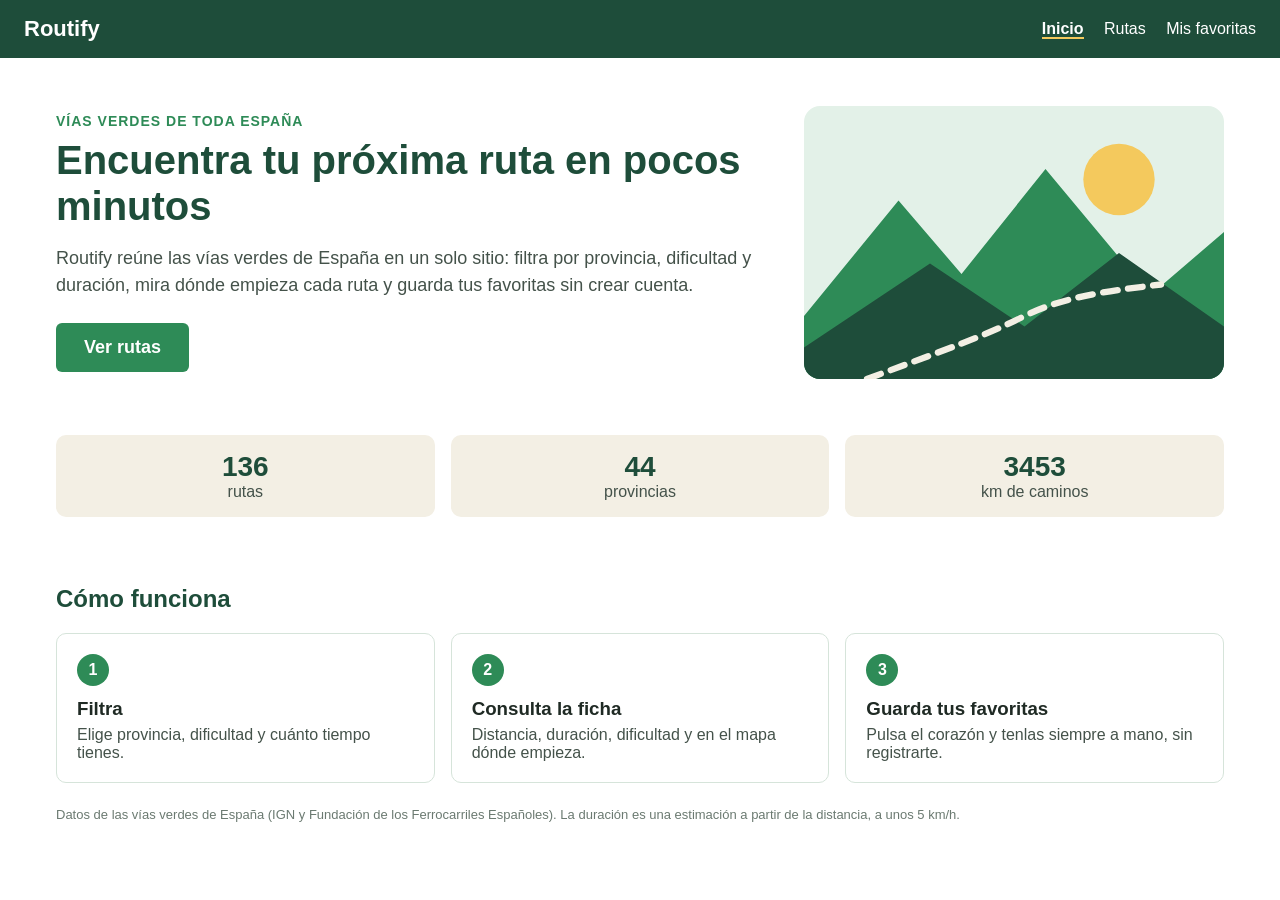
<file: index.html>
<!DOCTYPE html>
<html lang="es">
<head>
  <meta charset="UTF-8">
  <meta name="viewport" content="width=device-width, initial-scale=1.0">
  <title>Routify · Inicio</title>
  <meta name="description" content="Routify: encuentra vías verdes y rutas a pie por toda España filtrando por provincia, dificultad y duración.">
  <link rel="stylesheet" href="css/styles.css">
</head>
<body>
  <header class="cabecera">
    <a href="index.html" class="logo">Routify</a>
    <nav>
      <a href="index.html" class="activo">Inicio</a>
      <a href="rutas.html">Rutas</a>
      <a href="favoritos.html">Mis favoritas</a>
    </nav>
  </header>

  <main>
    <!-- Portada: qué es Routify + botón "Ver rutas" (historia de la página de inicio) -->
    <section class="portada">
      <div class="portada-texto">
        <p class="portada-etiqueta">Vías verdes de toda España</p>
        <h1>Encuentra tu próxima ruta en pocos minutos</h1>
        <p class="portada-frase">
          Routify reúne las vías verdes de España en un solo sitio:
          filtra por provincia, dificultad y duración, mira dónde empieza cada ruta
          y guarda tus favoritas sin crear cuenta.
        </p>
        <a href="rutas.html" class="boton boton-grande">Ver rutas</a>
      </div>

      <!-- Dibujo decorativo: montañas y camino -->
      <svg class="portada-dibujo" viewBox="0 0 400 260" aria-hidden="true">
        <circle cx="300" cy="70" r="34" fill="#f4c95d"/>
        <path d="M0 200 L90 90 L150 160 L230 60 L330 180 L400 120 L400 260 L0 260 Z" fill="#2e8b57"/>
        <path d="M0 230 L120 150 L210 210 L300 140 L400 210 L400 260 L0 260 Z" fill="#1e4d3a"/>
        <path d="M60 260 C140 230 170 220 210 200 S300 175 340 170" fill="none" stroke="#f3efe4" stroke-width="6" stroke-dasharray="14 10" stroke-linecap="round"/>
      </svg>
    </section>

    <!-- Datos rápidos: se rellenan desde data/rutas.js en js/app.js -->
    <section class="portada-cifras contenido" aria-label="Routify en cifras">
      <div class="cifra"><strong id="cifra-rutas">136</strong><span>rutas</span></div>
      <div class="cifra"><strong id="cifra-provincias">—</strong><span>provincias</span></div>
      <div class="cifra"><strong id="cifra-km">—</strong><span>km de caminos</span></div>
    </section>

    <!-- Cómo funciona -->
    <section class="contenido">
      <h2 class="titulo-seccion">Cómo funciona</h2>
      <div class="pasos">
        <article class="paso">
          <span class="paso-numero">1</span>
          <h3>Filtra</h3>
          <p>Elige provincia, dificultad y cuánto tiempo tienes.</p>
        </article>
        <article class="paso">
          <span class="paso-numero">2</span>
          <h3>Consulta la ficha</h3>
          <p>Distancia, duración, dificultad y en el mapa dónde empieza.</p>
        </article>
        <article class="paso">
          <span class="paso-numero">3</span>
          <h3>Guarda tus favoritas</h3>
          <p>Pulsa el corazón y tenlas siempre a mano, sin registrarte.</p>
        </article>
      </div>

      <p class="nota">
        Datos de las vías verdes de España (IGN y Fundación de los Ferrocarriles Españoles).
        La duración es una estimación a partir de la distancia, a unos 5 km/h.
      </p>
    </section>
  </main>

  <!-- Datos de las rutas: tiene que ir ANTES de app.js -->
  <script src="data/rutas.js"></script>
  <script src="js/app.js"></script>
</body>
</html>
</file>
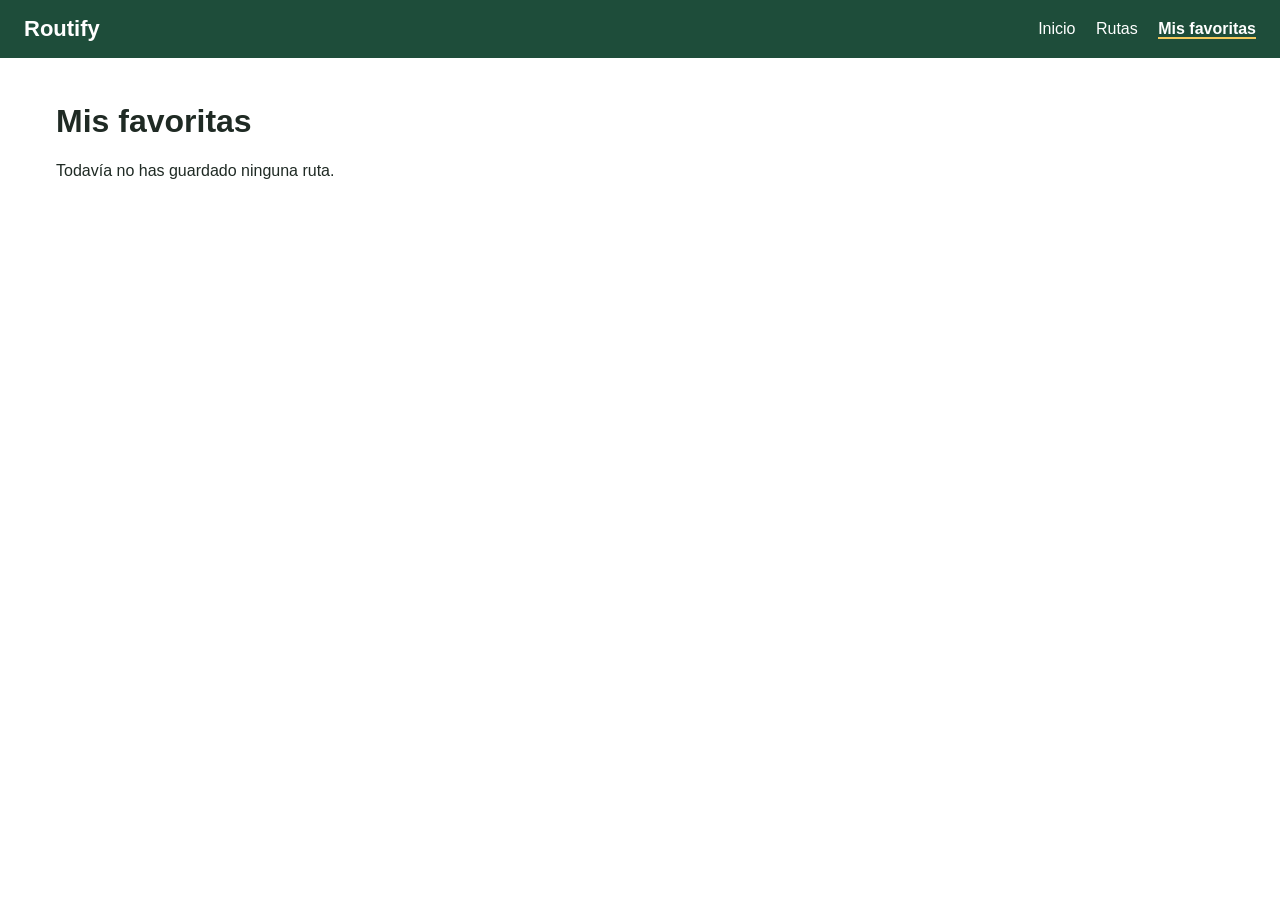
<file: favoritos.html>
<!DOCTYPE html>
<html lang="es">
<head>
  <meta charset="UTF-8">
  <meta name="viewport" content="width=device-width, initial-scale=1.0">
  <title>Routify · Mis favoritas</title>
  <link rel="stylesheet" href="css/styles.css">
</head>
<body>
  <header class="cabecera">
    <a href="index.html" class="logo">Routify</a>
    <nav>
      <a href="index.html">Inicio</a>
      <a href="rutas.html">Rutas</a>
      <a href="favoritos.html" class="activo">Mis favoritas</a>
    </nav>
  </header>

  <main class="contenido">
    <h1>Mis favoritas</h1>

    <!-- Aquí se mostrarán las rutas guardadas (historia de favoritos) -->
      <section id="listado-favoritas">
    <p>Cargando tus rutas favoritas...</p>
  </section>
  </main>

    <script src="data/rutas.js"></script>
  <script src="js/app.js"></script>
</body>
</html>
</file>
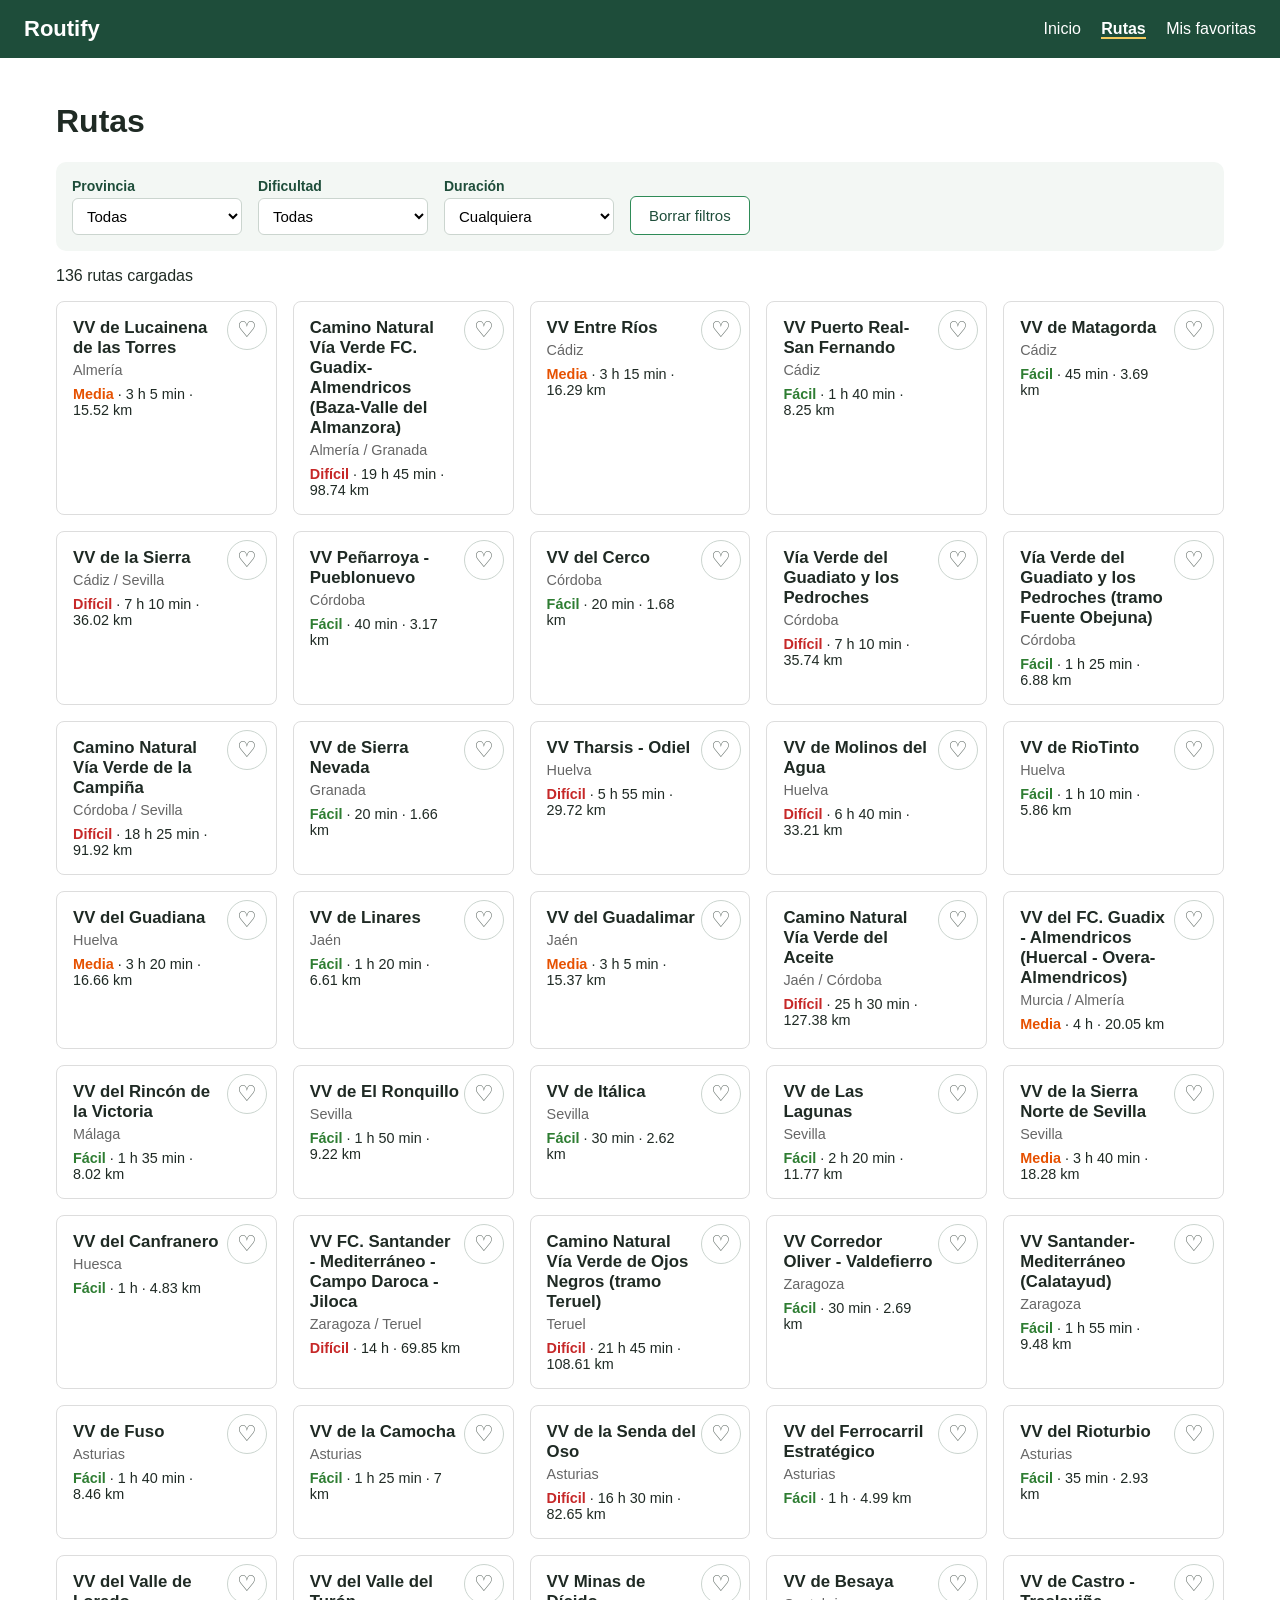
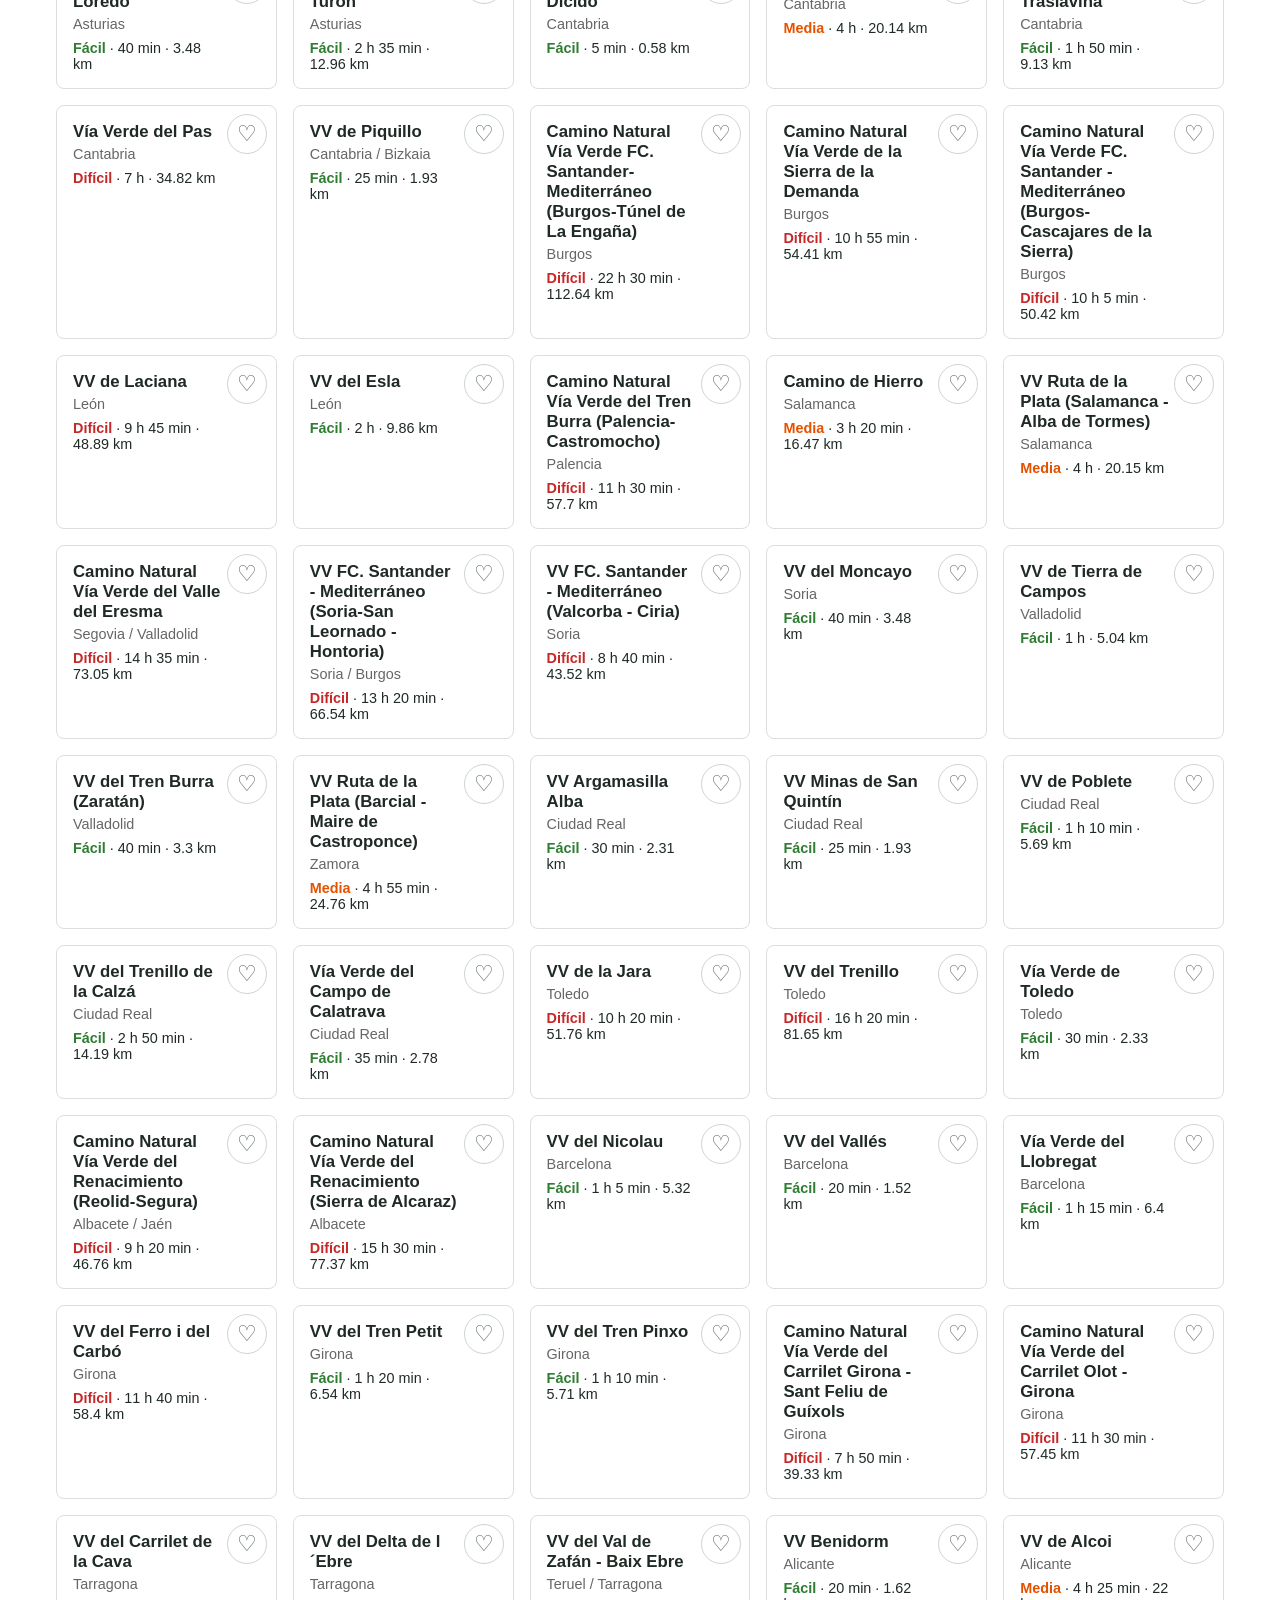
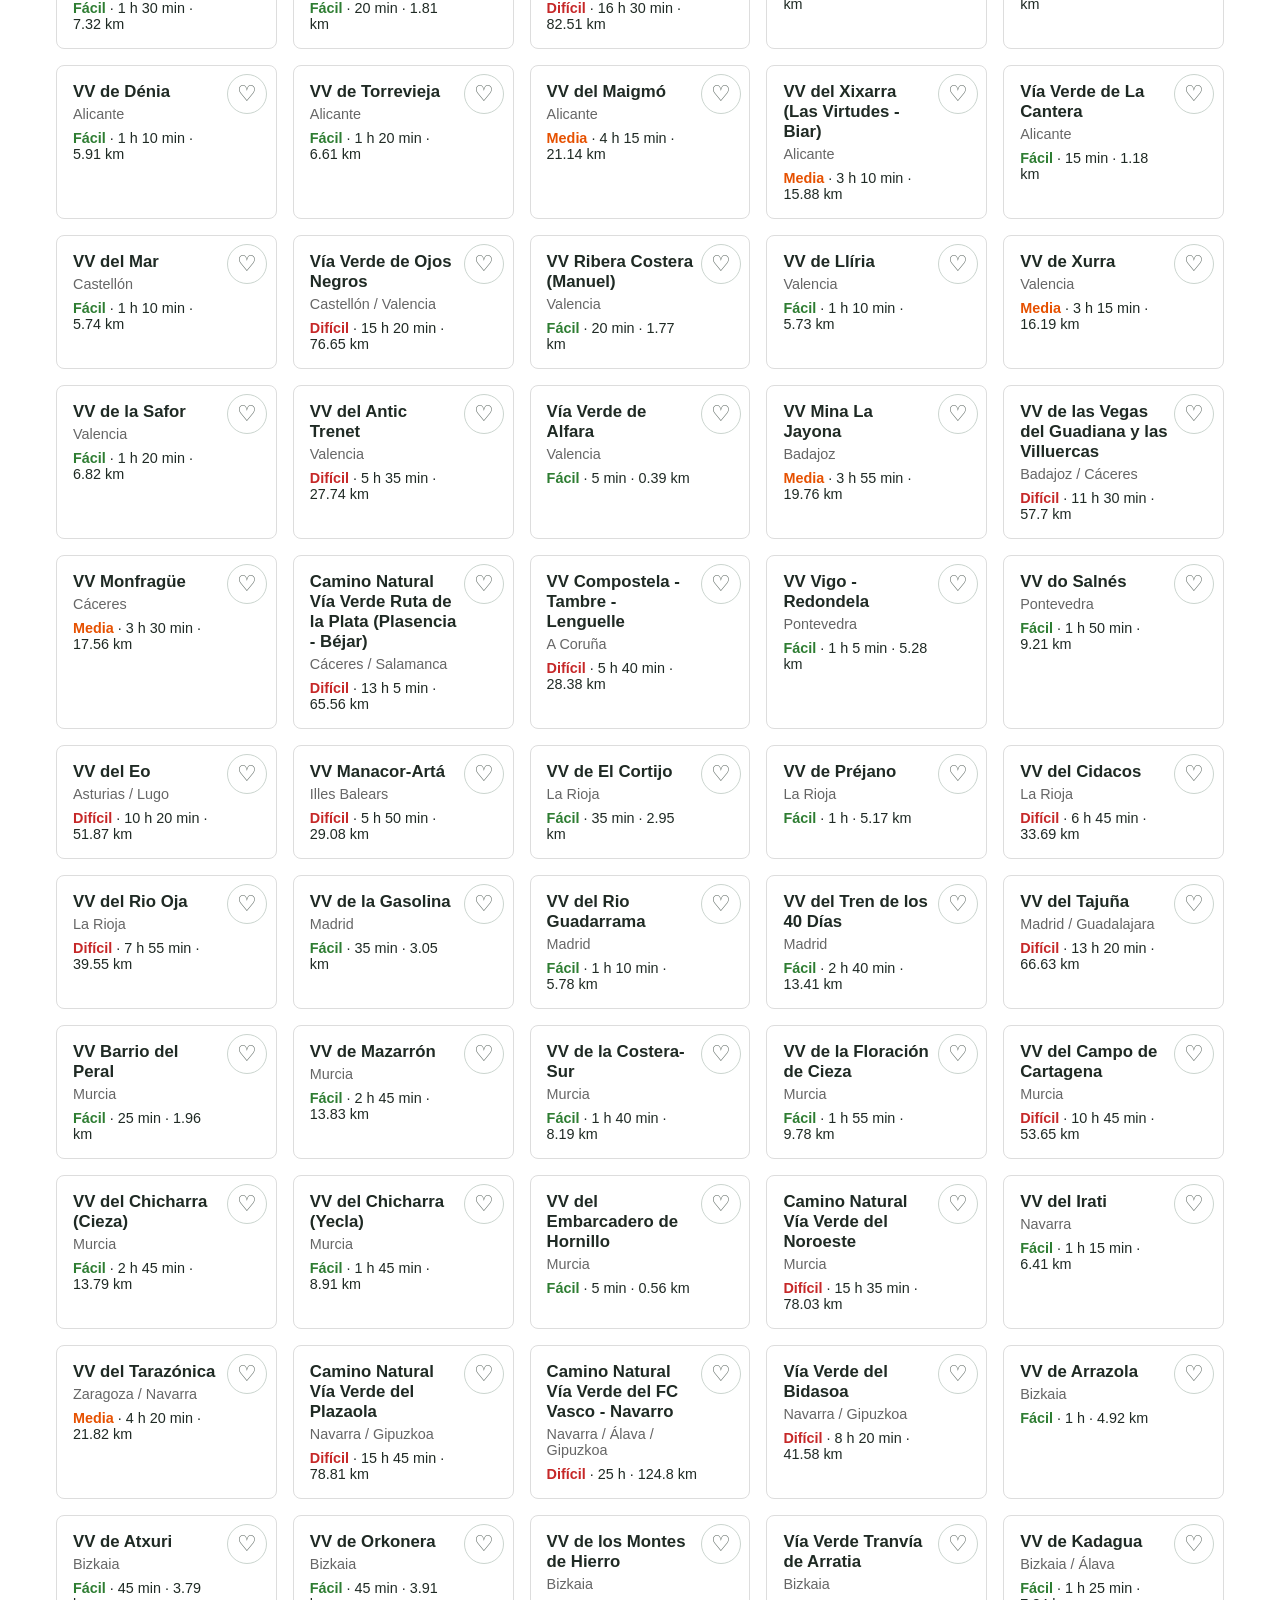
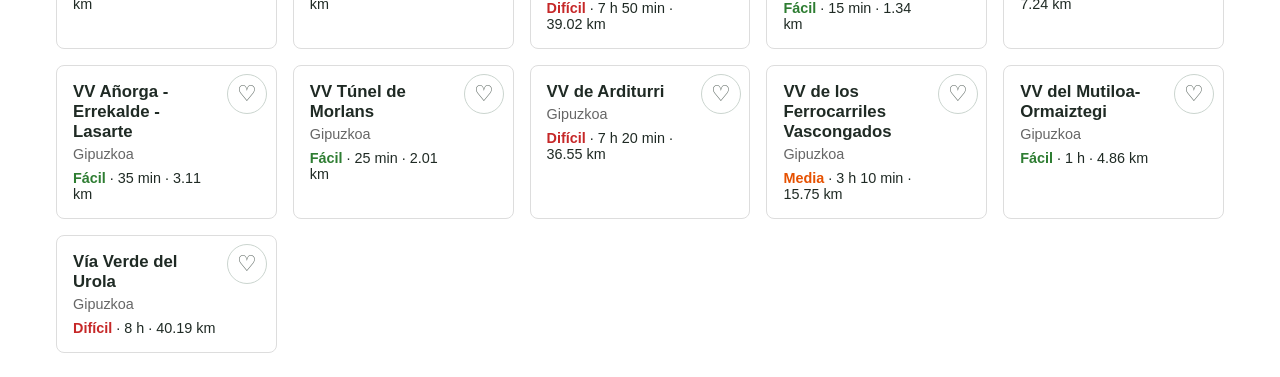
<file: rutas.html>
<!DOCTYPE html>
<html lang="es">
<head>
  <meta charset="UTF-8">
  <meta name="viewport" content="width=device-width, initial-scale=1.0">
  <title>Routify · Rutas</title>
  <link rel="stylesheet" href="css/styles.css">
</head>
<body>
  <header class="cabecera">
    <a href="index.html" class="logo">Routify</a>
    <nav>
      <a href="index.html">Inicio</a>
         <a href="rutas.html" class="activo">Rutas</a>
      <a href="favoritos.html">Mis favoritas</a>
    </nav>
  </header>

  <main class="contenido">
    <h1>Rutas</h1>

    <!-- Filtros por provincia, dificultad y duración (SCRUM-28) -->
    <section id="filtros" class="filtros">
      <label>
        Provincia
        <select id="filtro-provincia">
          <option value="">Todas</option>
        </select>
      </label>
      <label>
        Dificultad
        <select id="filtro-dificultad">
          <option value="">Todas</option>
          <option value="Fácil">Fácil</option>
          <option value="Media">Media</option>
          <option value="Difícil">Difícil</option>
        </select>
      </label>
      <label>
        Duración
        <select id="filtro-duracion">
          <option value="">Cualquiera</option>
          <option value="0-2">Menos de 2 h</option>
          <option value="2-4">De 2 a 4 h</option>
          <option value="4-">Más de 4 h</option>
        </select>
      </label>
      <button type="button" id="borrar-filtros" class="boton boton-secundario">Borrar filtros</button>
    </section>

    <!-- Aquí se muestra el listado de rutas (SCRUM-33 conecta los datos, SCRUM-27 hace las tarjetas) -->
    <section id="listado-rutas">
      <p>Cargando rutas…</p>
    </section>
  </main>

  <!-- Datos de las rutas: tiene que ir ANTES de app.js -->
  <script src="data/rutas.js"></script>
  <script src="js/app.js"></script>
</body>
</html>
</file>
<file: css/styles.css>
/* Estilos generales de Routify */

* {
  box-sizing: border-box;
}

body {
  margin: 0;
  font-family: Arial, sans-serif;
  color: #1f2a24;
  background: #ffffff;
}

.cabecera {
  display: flex;
  justify-content: space-between;
  align-items: center;
  flex-wrap: wrap;
  gap: 12px;
  padding: 16px 24px;
  background: #1e4d3a;
}

.cabecera a {
  color: #ffffff;
  text-decoration: none;
}

.logo {
  font-size: 22px;
  font-weight: bold;
}

nav a {
  margin-left: 16px;
}

.contenido {
  max-width: 1000px;
  margin: 0 auto;
  padding: 24px 16px;
}

.boton {
  display: inline-block;
  padding: 10px 18px;
  background: #2e8b57;
  color: #ffffff;
  text-decoration: none;
  border-radius: 6px;
}

/* Enlace del menú de la página actual */
nav a.activo {
  font-weight: bold;
  border-bottom: 2px solid #f4c95d;
}

.boton:hover {
  background: #246f45;
}

/* SCRUM-27: Listado de rutas en tarjetas */
.lista-tarjetas {
  display: grid;
  grid-template-columns: repeat(auto-fill, minmax(220px, 1fr));
  gap: 1rem;
  margin-top: 1rem;
}
/* Contenedor de cada tarjeta: enlace + corazón de favoritos (SCRUM-30) */
.tarjeta {
  position: relative;
  transition: transform 0.15s ease;
}
.tarjeta:hover {
  transform: translateY(-2px);
}
.tarjeta-ruta {
  display: block;
  height: 100%;
  padding: 1rem;
  padding-right: 3.25rem; /* hueco para el corazón */
  border: 1px solid #ddd;
  border-radius: 8px;
  text-decoration: none;
  color: inherit;
  background: #fff;
  transition: box-shadow 0.15s ease;
}
.tarjeta:hover .tarjeta-ruta {
  box-shadow: 0 2px 8px rgba(0,0,0,0.12);
}
.tarjeta-ruta h3 { margin: 0 0 0.25rem 0; font-size: 1.05rem; }
.tarjeta-provincia { margin: 0 0 0.5rem 0; color: #666; font-size: 0.9rem; }
.tarjeta-datos { margin: 0; font-size: 0.9rem; }
.etiqueta-dificultad { font-weight: bold; }
.dificultad-fácil .etiqueta-dificultad { color: #2e7d32; }
.dificultad-media .etiqueta-dificultad { color: #e65100; }
.dificultad-difícil .etiqueta-dificultad { color: #c62828; }

/* SCRUM-28: Filtros de búsqueda */
.filtros {
  display: flex;
  flex-wrap: wrap;
  align-items: flex-end;
  gap: 12px 16px;
  padding: 16px;
  margin-bottom: 8px;
  background: #f3f7f4;
  border-radius: 10px;
}
.filtros label {
  display: flex;
  flex-direction: column;
  gap: 4px;
  font-size: 14px;
  font-weight: bold;
  color: #1e4d3a;
}
.filtros select {
  min-width: 170px;
  padding: 8px 10px;
  font-size: 15px;
  border: 1px solid #cbd5cf;
  border-radius: 6px;
  background: #ffffff;
}
.boton-secundario {
  cursor: pointer;
  font-size: 15px;
  background: #ffffff;
  color: #1e4d3a;
  border: 1px solid #2e8b57;
}
.boton-secundario:hover {
  background: #e3f1e8;
}
.sin-resultados {
  padding: 16px;
  font-weight: bold;
  color: #c62828;
  background: #fdecea;
  border-radius: 8px;
}

/* SCRUM-29: Ficha de detalle de ruta */
.enlace-volver {
  display: inline-block;
  margin-bottom: 16px;
  color: #2e8b57;
  font-weight: bold;
  text-decoration: none;
}
.ficha-provincia {
  margin: 0;
  color: #5b6660;
}
#detalle-ruta h1 {
  margin: 4px 0 16px;
  color: #1e4d3a;
}
.ficha-datos {
  display: flex;
  flex-wrap: wrap;
  gap: 12px;
  margin-bottom: 24px;
}
.ficha-dato {
  flex: 1;
  min-width: 140px;
  padding: 14px;
  text-align: center;
  background: #f3f7f4;
  border-radius: 10px;
}
.ficha-dato span {
  display: block;
  font-size: 13px;
  color: #5b6660;
}
.ficha-dato strong {
  font-size: 22px;
}
.ficha-datos.dificultad-fácil .etiqueta-dificultad { color: #2e7d32; }
.ficha-datos.dificultad-media .etiqueta-dificultad { color: #e65100; }
.ficha-datos.dificultad-difícil .etiqueta-dificultad { color: #c62828; }
.ficha-aviso {
  padding: 12px 16px;
  margin-bottom: 16px;
  background: #fff4e5;
  border-left: 4px solid #e65100;
  border-radius: 6px;
}

/* SCRUM-30: Botón de favoritos (corazón) */
.boton-favorito {
  display: inline-flex;
  align-items: center;
  justify-content: center;
  width: 40px;
  height: 40px;
  padding: 0;
  font-size: 22px;
  line-height: 1;
  color: #5b6660;
  background: #ffffff;
  border: 1px solid #cbd5cf;
  border-radius: 50%;
  cursor: pointer;
  transition: background 0.15s ease, color 0.15s ease, border-color 0.15s ease;
}
.boton-favorito:hover {
  color: #c62828;
  border-color: #c62828;
  background: #fdecea;
}
.boton-favorito:focus-visible {
  outline: 3px solid #f4c95d;
  outline-offset: 2px;
}
.boton-favorito.es-favorita {
  color: #c62828;
  border-color: #c62828;
  background: #fdecea;
}
/* En la tarjeta, el corazón va en la esquina superior derecha */
.tarjeta .boton-favorito {
  position: absolute;
  top: 0.6rem;
  right: 0.6rem;
}
/* En la ficha, el corazón va al lado del título */
.ficha-titulo {
  display: flex;
  align-items: center;
  justify-content: space-between;
  gap: 16px;
}
.ficha-titulo .boton-favorito {
  flex-shrink: 0;
  width: 48px;
  height: 48px;
  font-size: 26px;
}

/* SCRUM-17: Mapa de OpenStreetMap en la ficha */
.ficha-ubicacion {
  margin-top: 32px;
}
.mapa-ruta {
  width: 100%;
  height: 350px;
  border: 1px solid #d6e4da;
  border-radius: 10px;
  overflow: hidden; /* para que las teselas respeten las esquinas redondeadas */
  z-index: 0;       /* los controles de Leaflet no se ponen por encima del resto */
}
.mapa-no-disponible {
  padding: 24px 16px;
  text-align: center;
  background: #f3f7f4;
  border: 1px dashed #cbd5cf;
  border-radius: 10px;
}
.mapa-mensaje {
  margin: 0;
  font-weight: bold;
  color: #1e4d3a;
}
.mapa-detalle {
  margin: 8px 0 0;
  font-size: 14px;
  color: #5b6660;
}

/* ===== Portada (página de inicio) ===== */

.portada {
  display: flex;
  align-items: center;
  gap: 32px;
  max-width: 1000px;
  margin: 0 auto;
  padding: 48px 16px 32px;
}

.portada-texto {
  flex: 1;
}

.portada-etiqueta {
  margin: 0 0 8px;
  color: #2e8b57;
  font-weight: bold;
  text-transform: uppercase;
  letter-spacing: 1px;
  font-size: 14px;
}

.portada h1 {
  margin: 0 0 16px;
  font-size: 40px;
  line-height: 1.15;
  color: #1e4d3a;
}

.portada-frase {
  margin: 0 0 24px;
  font-size: 18px;
  line-height: 1.5;
  color: #44524a;
}

.boton-grande {
  padding: 14px 28px;
  font-size: 18px;
  font-weight: bold;
}

.portada-dibujo {
  flex: 1;
  width: 100%;
  max-width: 420px;
  border-radius: 16px;
  background: #e3f1e8;
}

/* Cifras */
.portada-cifras {
  display: flex;
  gap: 16px;
}

.cifra {
  flex: 1;
  padding: 16px;
  text-align: center;
  background: #f3efe4;
  border-radius: 10px;
}

.cifra strong {
  display: block;
  font-size: 28px;
  color: #1e4d3a;
}

.cifra span {
  color: #44524a;
}

/* Cómo funciona */
.titulo-seccion {
  color: #1e4d3a;
}

.pasos {
  display: flex;
  gap: 16px;
}

.paso {
  flex: 1;
  padding: 20px;
  border: 1px solid #d6e4da;
  border-radius: 10px;
}

.paso h3 {
  margin: 12px 0 6px;
}

.paso p {
  margin: 0;
  color: #44524a;
}

.paso-numero {
  display: inline-block;
  width: 32px;
  height: 32px;
  line-height: 32px;
  text-align: center;
  border-radius: 50%;
  background: #2e8b57;
  color: #ffffff;
  font-weight: bold;
}

.nota {
  margin-top: 24px;
  font-size: 13px;
  color: #6b7a71;
}

/* Móvil */
@media (max-width: 700px) {
  nav a {
    margin-left: 0;
    margin-right: 16px;
  }

  .portada {
    flex-direction: column;
    padding-top: 28px;
    text-align: center;
  }

  .portada h1 {
    font-size: 30px;
  }

  .portada-dibujo {
    max-width: 320px;
  }

  .pasos {
    flex-direction: column;
  }
}

/* ===== SCRUM-32: Diseño responsive ===== */

/* Escritorio: aprovechar el ancho de la pantalla (Escenario 2) */
.contenido,
.portada {
  max-width: 1200px;
}

@media (min-width: 1000px) {
  .mapa-ruta { height: 450px; }
}

/* Móvil: que se vea bien sin hacer zoom (Escenario 1) */
@media (max-width: 700px) {
  .cabecera { padding: 12px 16px; }
  nav a { display: inline-block; padding: 8px 0; }   /* más fácil de tocar con el dedo */

  /* Filtros uno debajo de otro, a todo el ancho */
  .filtros label { flex: 1 1 100%; }
  .filtros select {
    width: 100%;
    min-width: 0;
    font-size: 16px;   /* con menos de 16px el iPhone hace zoom al tocar */
  }
  #borrar-filtros { width: 100%; font-size: 16px; }

  /* Cifras de la portada: que no se salgan de la caja */
  .portada-cifras { gap: 8px; }
  .cifra { padding: 12px 6px; }
  .cifra strong { font-size: 22px; }

  /* Ficha de ruta */
  #detalle-ruta h1 { font-size: 26px; }
  .ficha-dato strong { font-size: 18px; }
  .mapa-ruta { height: 260px; }
}
</file>
